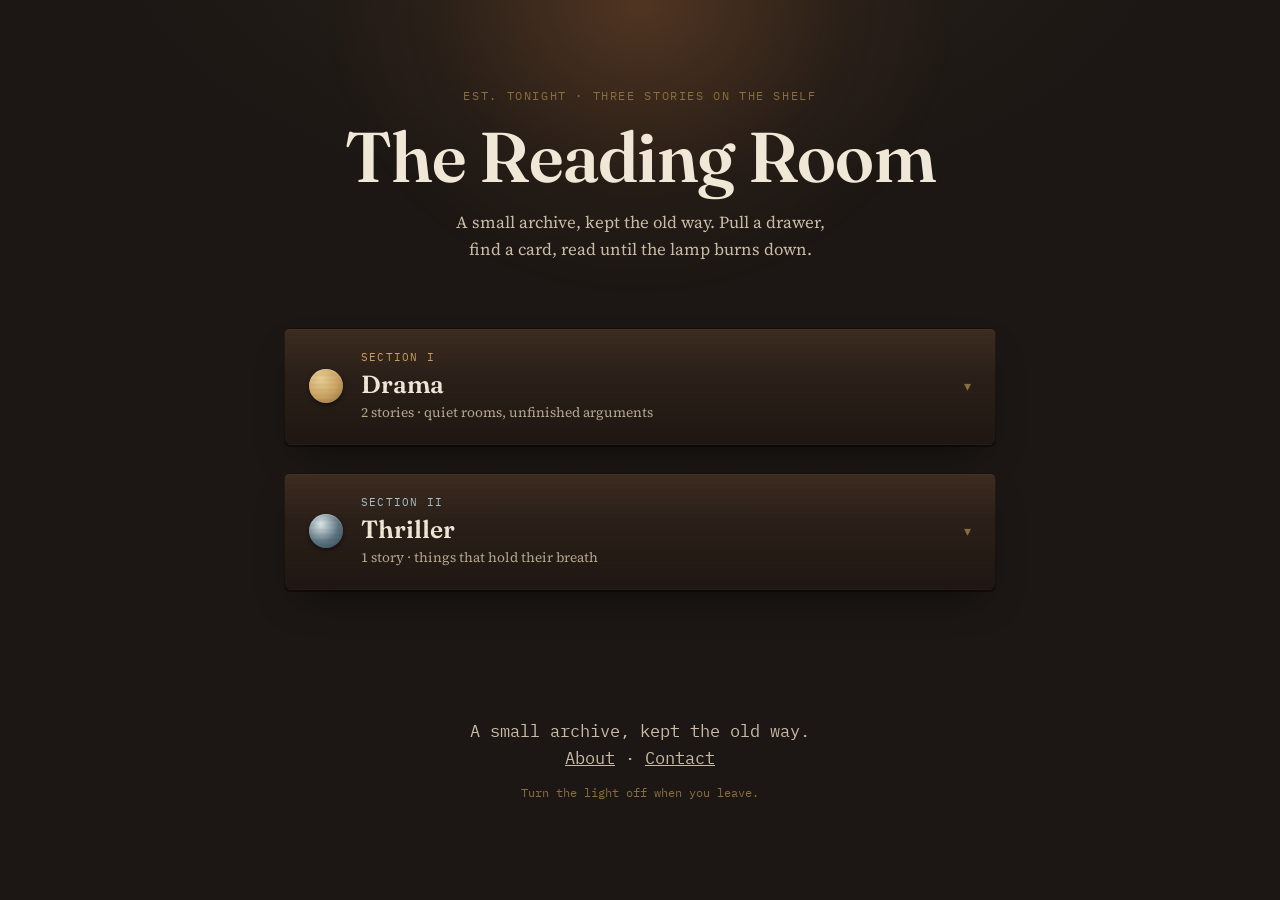
<file: index.html>
<!doctype html>
<html lang="en">
<head>
<meta charset="UTF-8">
<meta name="viewport" content="width=device-width, initial-scale=1.0">
<title>The Reading Room — a small archive of stories</title>
<meta name="description" content="A small archive of three stories — one drama, two thrillers — shelved like a card catalog and read like a book.">

<link rel="preconnect" href="https://fonts.googleapis.com">
<link rel="preconnect" href="https://fonts.gstatic.com" crossorigin>
<link href="https://fonts.googleapis.com/css2?family=Fraunces:ital,opsz,wght@0,9..144,400;0,9..144,600;0,9..144,700;1,9..144,500&family=Source+Serif+4:opsz,wght@8..60,400;8..60,500;8..60,600&family=IBM+Plex+Mono:wght@400;500&display=swap" rel="stylesheet">

<link rel="stylesheet" href="style.css">
</head>
<body>

  <div class="grain"></div>

  <header class="site-head">
    <div class="site-head__inner">
      <p class="eyebrow">est. tonight &middot; three stories on the shelf</p>
      <h1 class="wordmark">The Reading&nbsp;Room</h1>
      <p class="tagline">A small archive, kept the old way. Pull a drawer, find a card, read until the lamp burns down.</p>
    </div>
    <div class="lamp" aria-hidden="true"><div class="lamp__glow"></div></div>
  </header>

  <main class="catalog" id="catalog">

    <!-- DRAMA DRAWER -->
    <section class="drawer" data-genre="drama" data-count="1">
      <button class="drawer__face" aria-expanded="false" aria-controls="drawer-drama">
        <span class="drawer__pull" aria-hidden="true"></span>
        <span class="drawer__label">
          <span class="drawer__tab">Section I</span>
          <span class="drawer__title">Drama</span>
          <span class="drawer__meta">2 stories &middot; quiet rooms, unfinished arguments</span>
        </span>
        <span class="drawer__chevron" aria-hidden="true">&#9662;</span>
      </button>
      <div class="drawer__body" id="drawer-drama">
        <div class="drawer__inner">
          <div class="index-cards" data-genre="drama"></div>
        </div>
      </div>
    </section>

    <!-- THRILLER DRAWER -->
    <section class="drawer" data-genre="thriller" data-count="2">
      <button class="drawer__face" aria-expanded="false" aria-controls="drawer-thriller">
        <span class="drawer__pull" aria-hidden="true"></span>
        <span class="drawer__label">
          <span class="drawer__tab">Section II</span>
          <span class="drawer__title">Thriller</span>
          <span class="drawer__meta">1 story &middot; things that hold their breath</span>
        </span>
        <span class="drawer__chevron" aria-hidden="true">&#9662;</span>
      </button>
      <div class="drawer__body" id="drawer-thriller">
        <div class="drawer__inner">
          <div class="index-cards" data-genre="thriller"></div>
        </div>
      </div>
    </section>

  </main>

  <footer class="site-foot">
     <p class="tagline">
  A small archive, kept the old way.
  <br>
  <a href="about.html">About</a> ·
  <a href="contact.html">Contact</a>
</p>
    <p>Turn the light off when you leave.</p>
  </footer>

  <!-- READER OVERLAY -->
  <div class="reader" id="reader" aria-hidden="true" role="dialog" aria-modal="true" aria-labelledby="reader-title">
    <div class="reader__scrim" data-close></div>
    <article class="reader__page">
      <button class="reader__close" data-close aria-label="Close story">
        <span class="reader__close-ribbon" aria-hidden="true"></span>
        <span>Close</span>
      </button>
      <div class="reader__scroll">
        <p class="reader__eyebrow" id="reader-genre"></p>
        <h2 class="reader__title" id="reader-title"></h2>
        <p class="reader__byline" id="reader-byline"></p>
        <div class="reader__rule" aria-hidden="true"></div>
        <div class="reader__body" id="reader-body"></div>
        <div class="reader__end" aria-hidden="true">&#8258;</div>
      </div>
    </article>
  </div>


<script async src="https://pagead2.googlesyndication.com/pagead/js/adsbygoogle.js?client=ca-pub-6088205838816383"
     crossorigin="anonymous"></script>
  <script src="script.js"></script>
</body>
</html>
</file>
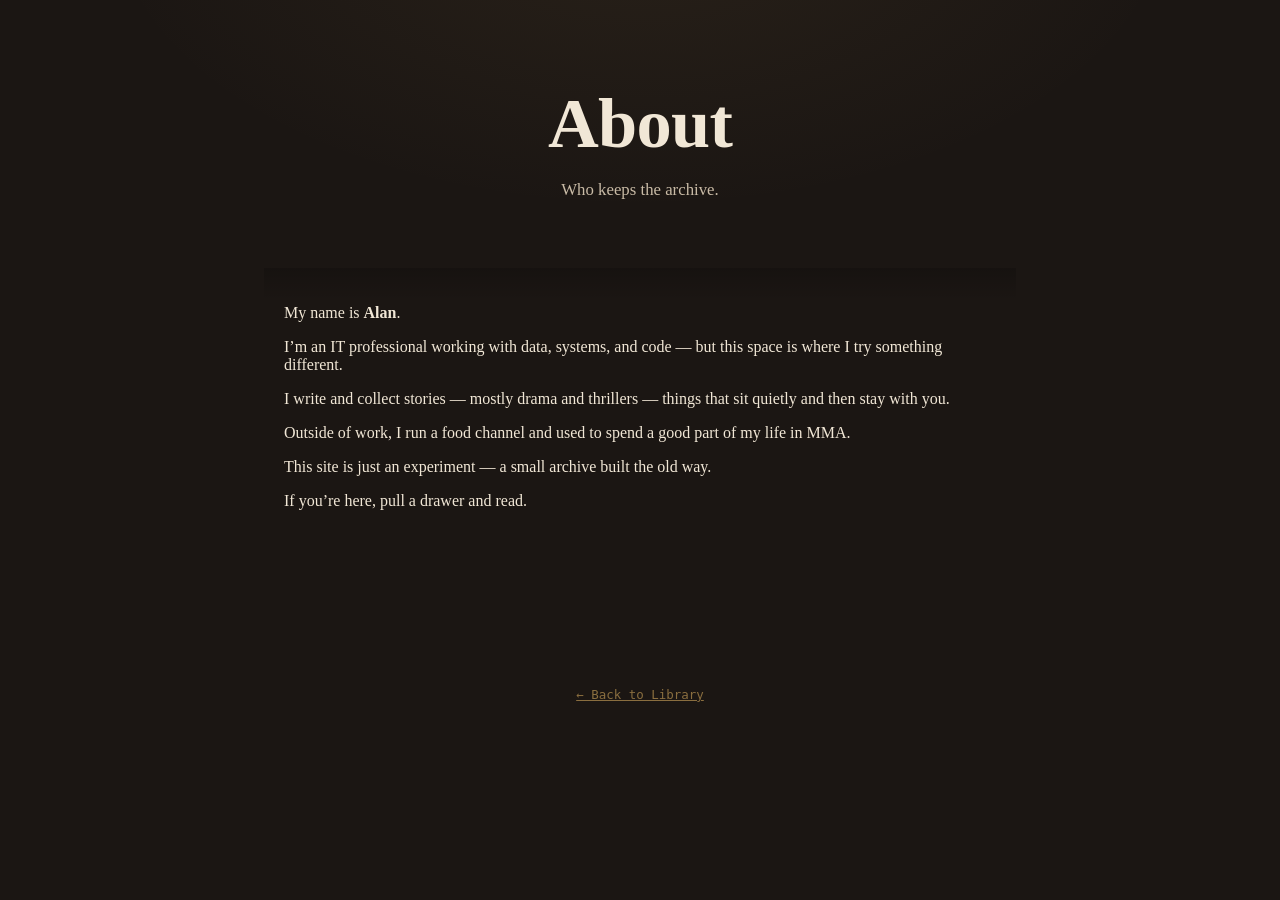
<file: about.html>
<!doctype html>
<html lang="en">
<head>
<meta charset="UTF-8">
<meta name="viewport" content="width=device-width, initial-scale=1.0">
<title>About — The Reading Room</title>
<link rel="stylesheet" href="style.css">
</head>
<body>

<header class="site-head">
  <div class="site-head__inner">
    <h1 class="wordmark">About</h1>
    <p class="tagline">Who keeps the archive.</p>
  </div>
</header>

<main class="catalog" style="max-width:800px; margin:auto;">
  <section class="drawer__inner" style="padding:20px;">

    <p>
      My name is <strong>Alan</strong>.
    </p>

    <p>
      I’m an IT professional working with data, systems, and code — but this space is where I try something different.
    </p>

    <p>
      I write and collect stories — mostly drama and thrillers — things that sit quietly and then stay with you.
    </p>

    <p>
      Outside of work, I run a food channel and used to spend a good part of my life in MMA.
    </p>

    <p>
      This site is just an experiment — a small archive built the old way.
    </p>

    <p>
      If you’re here, pull a drawer and read.
    </p>

  </section>
</main>

<footer class="site-foot">
  <p><a href="index.html">← Back to Library</a></p>
</footer>

</body>
</html>
</file>
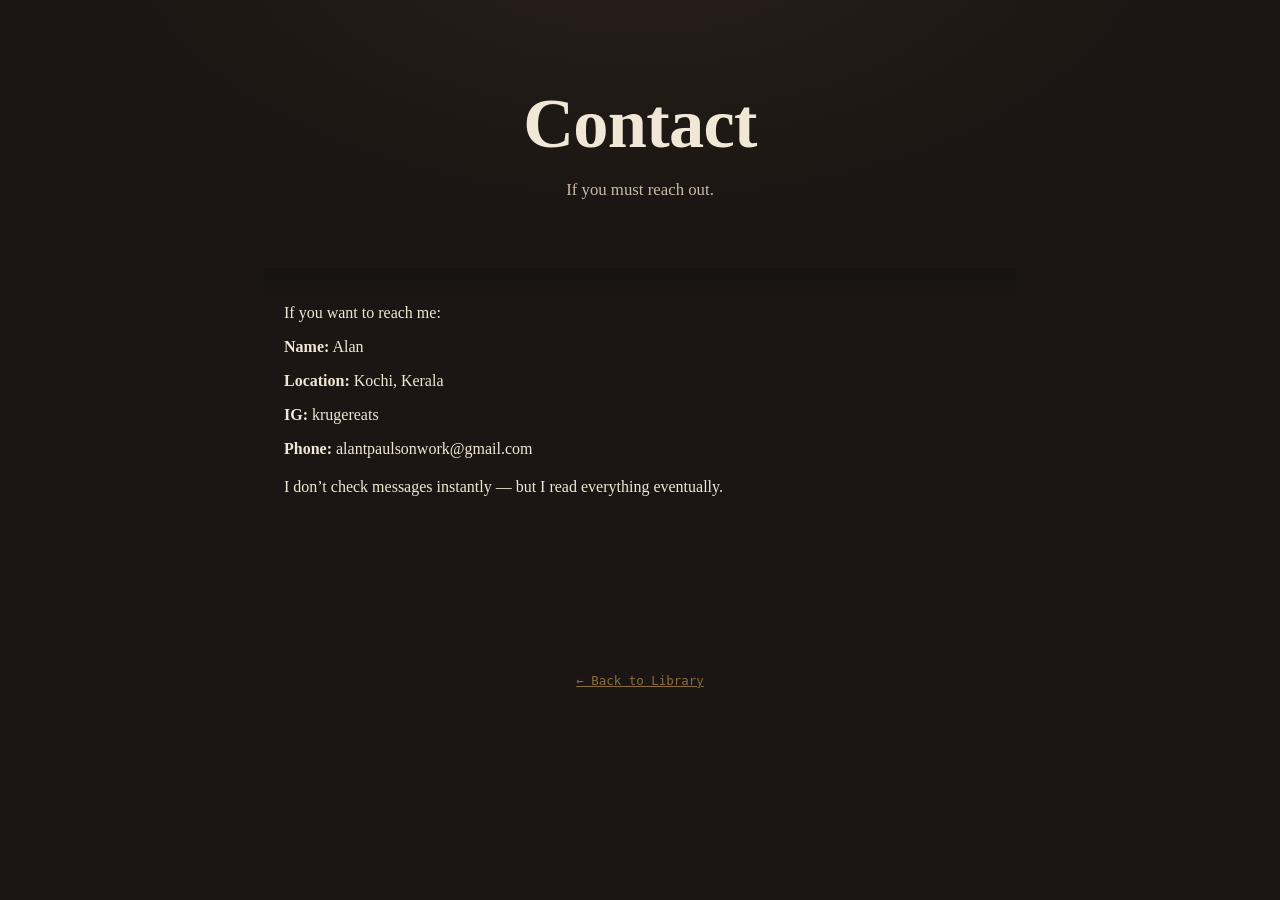
<file: contact.html>
<!doctype html>
<html lang="en">
<head>
<meta charset="UTF-8">
<meta name="viewport" content="width=device-width, initial-scale=1.0">
<title>Contact — The Reading Room</title>
<link rel="stylesheet" href="style.css">
</head>
<body>

<header class="site-head">
  <div class="site-head__inner">
    <h1 class="wordmark">Contact</h1>
    <p class="tagline">If you must reach out.</p>
  </div>
</header>

<main class="catalog" style="max-width:800px; margin:auto;">
  <section class="drawer__inner" style="padding:20px;">

    <p>
      If you want to reach me:
    </p>

    <p><strong>Name:</strong> Alan</p>
    <p><strong>Location:</strong> Kochi, Kerala</p>
        <p><strong>IG:</strong> krugereats</p>
    <p><strong>Phone:</strong> alantpaulsonwork@gmail.com</p>

    <p style="margin-top:20px;">
      I don’t check messages instantly — but I read everything eventually.
    </p>

  </section>
</main>

<footer class="site-foot">
  <p><a href="index.html">← Back to Library</a></p>
</footer>

</body>
</html>
</file>
<file: style.css>
/* ============================================================
   THE READING ROOM — a card-catalog archive of three stories
   Tokens
   ============================================================ */
:root{
  --bg:            #1B1613;
  --bg-deep:       #120E0C;
  --wood:          #2B2019;
  --wood-hi:       #3D2C20;
  --wood-lo:       #201712;
  --brass:         #C9A15F;
  --brass-dim:     #8A6E3F;
  --parchment:     #F1E7D6;
  --card:          #EFE3CC;
  --card-shadow:   #b8a582;
  --ink:           #241C15;
  --ink-soft:      #5C4D3C;
  --drama:         #C1703B;
  --drama-deep:    #7A431F;
  --thriller:      #5C7480;
  --thriller-deep: #33454E;
  --pin:           #9A3B3B;

  --f-display: 'Fraunces', serif;
  --f-read:    'Source Serif 4', Georgia, serif;
  --f-mono:    'IBM Plex Mono', monospace;

  --radius-card: 3px;
  --radius-drawer: 6px;
}

*{ box-sizing: border-box; }
html{ scroll-behavior: smooth; }

body{
  margin:0;
  min-height:100vh;
  background:
    radial-gradient(ellipse 900px 500px at 50% -10%, rgba(201,161,95,0.08), transparent 60%),
    var(--bg);
  color: var(--parchment);
  font-family: var(--f-read);
  -webkit-font-smoothing: antialiased;
}

@media (prefers-reduced-motion: reduce){
  *{ animation-duration: 0.01ms !important; transition-duration: 0.01ms !important; }
}

/* subtle film-grain texture overlay */
.grain{
  position: fixed; inset:0; pointer-events:none; z-index: 1;
  opacity: 0.05; mix-blend-mode: overlay;
  background-image: url("data:image/svg+xml,%3Csvg xmlns='http://www.w3.org/2000/svg' width='120' height='120'%3E%3Cfilter id='n'%3E%3CfeTurbulence type='fractalNoise' baseFrequency='0.9' numOctaves='2' stitchTiles='stitch'/%3E%3C/filter%3E%3Crect width='100%25' height='100%25' filter='url(%23n)'/%3E%3C/svg%3E");
}

a{ color: inherit; }

::selection{ background: var(--brass); color: var(--ink); }

button{ font-family: inherit; }

/* ============================================================
   HEADER
   ============================================================ */
.site-head{
  position: relative;
  padding: 5.5rem 1.5rem 4rem;
  text-align: center;
  overflow: hidden;
}
.site-head__inner{
  position: relative; z-index: 2;
  max-width: 640px; margin: 0 auto;
}
.eyebrow{
  font-family: var(--f-mono);
  font-size: 0.72rem;
  letter-spacing: 0.14em;
  text-transform: uppercase;
  color: var(--brass-dim);
  margin: 0 0 1.1rem;
}
.wordmark{
  font-family: var(--f-display);
  font-weight: 600;
  font-size: clamp(2.6rem, 6vw, 4.4rem);
  line-height: 1.02;
  margin: 0 0 1.1rem;
  color: var(--parchment);
  letter-spacing: -0.01em;
}
.tagline{
  font-size: 1.05rem;
  line-height: 1.6;
  color: #C9BBA6;
  max-width: 44ch;
  margin: 0 auto;
}

/* small ambient lamp glow behind the header, evokes a desk lamp lit at night */
.lamp{
  position:absolute; left:50%; top:-120px; width:640px; height:420px;
  transform: translateX(-50%);
  z-index: 1; pointer-events:none;
}
.lamp__glow{
  position:absolute; inset:0; border-radius:50%;
  background: radial-gradient(ellipse at 50% 30%, rgba(193,112,59,0.28), rgba(193,112,59,0.05) 45%, transparent 70%);
  filter: blur(4px);
  animation: flicker 7s ease-in-out infinite;
}
@keyframes flicker{
  0%, 100% { opacity: 1; }
  48% { opacity: 0.94; }
  50% { opacity: 0.82; }
  52% { opacity: 0.96; }
}

/* ============================================================
   CATALOG — the two drawers
   ============================================================ */
.catalog{
  max-width: 760px;
  margin: 0 auto;
  padding: 0 1.5rem 6rem;
  display: flex;
  flex-direction: column;
  gap: 1.75rem;
  position: relative;
  z-index: 2;
}

.drawer{
  border-radius: var(--radius-drawer);
  background: linear-gradient(180deg, var(--wood-hi), var(--wood) 40%, var(--wood-lo));
  box-shadow:
    0 1px 0 rgba(255,255,255,0.04) inset,
    0 18px 40px -18px rgba(0,0,0,0.65),
    0 2px 0 rgba(0,0,0,0.4);
  border: 1px solid rgba(0,0,0,0.35);
  overflow: hidden;
}

.drawer__face{
  width: 100%;
  display: grid;
  grid-template-columns: auto 1fr auto;
  align-items: center;
  gap: 1.1rem;
  padding: 1.35rem 1.5rem;
  background: transparent;
  border: none;
  color: inherit;
  cursor: pointer;
  text-align: left;
  position: relative;
}
.drawer__face::after{
  /* wood-grain hint */
  content: "";
  position: absolute; inset: 0;
  background: repeating-linear-gradient(180deg, rgba(0,0,0,0.05) 0 2px, transparent 2px 5px);
  opacity: 0.5; pointer-events: none;
}

.drawer__pull{
  width: 34px; height: 34px;
  border-radius: 50%;
  background:
    radial-gradient(circle at 35% 30%, #E8CE96, var(--brass) 55%, var(--brass-dim) 100%);
  box-shadow: 0 2px 4px rgba(0,0,0,0.5), inset 0 1px 1px rgba(255,255,255,0.3);
  flex-shrink: 0;
}

.drawer__label{ display:flex; flex-direction: column; gap: 0.28rem; min-width:0; }
.drawer__tab{
  font-family: var(--f-mono);
  font-size: 0.68rem;
  letter-spacing: 0.12em;
  text-transform: uppercase;
  color: var(--brass);
}
.drawer__title{
  font-family: var(--f-display);
  font-weight: 600;
  font-size: 1.55rem;
  color: var(--parchment);
}
.drawer__meta{
  font-size: 0.85rem;
  color: #B7A78E;
}
[data-genre="thriller"] .drawer__tab{ color: #A9C0CB; }
[data-genre="thriller"] .drawer__pull{
  background: radial-gradient(circle at 35% 30%, #DCE6E9, var(--thriller) 55%, var(--thriller-deep) 100%);
}

.drawer__chevron{
  font-size: 0.9rem;
  color: var(--brass-dim);
  transition: transform 0.35s ease;
  justify-self: end;
}
.drawer__face[aria-expanded="true"] .drawer__chevron{ transform: rotate(180deg); }

.drawer__body{
  max-height: 0;
  overflow: hidden;
  transition: max-height 0.5s cubic-bezier(.4,0,.2,1);
}
.drawer__body.is-open{ max-height: 1400px; }

.drawer__inner{
  padding: 0.25rem 1.5rem 1.75rem;
  background: linear-gradient(180deg, rgba(0,0,0,0.18), transparent 12%);
}

/* index cards inside a drawer */
.index-cards{
  display: flex;
  flex-direction: column;
  gap: 0.9rem;
  padding-top: 0.5rem;
}

.index-card{
  --accent: var(--drama);
  --accent-deep: var(--drama-deep);
  position: relative;
  background: linear-gradient(180deg, var(--card), #E4D6BB);
  color: var(--ink);
  border-radius: var(--radius-card);
  padding: 1.1rem 1.25rem 1.1rem 1.65rem;
  box-shadow: 0 10px 18px -10px rgba(0,0,0,0.55), 0 1px 0 rgba(255,255,255,0.5) inset;
  cursor: pointer;
  border: none;
  text-align: left;
  width: 100%;
  font-family: inherit;
  display: grid;
  grid-template-columns: 1fr auto;
  align-items: start;
  gap: 0.75rem;
  opacity: 0;
  transform: translateY(8px);
  animation: card-in 0.45s ease forwards;
  transition: transform 0.25s ease, box-shadow 0.25s ease;
}
.index-card:hover, .index-card:focus-visible{
  transform: translateY(2px);
  box-shadow: 0 6px 14px -8px rgba(0,0,0,0.6), 0 1px 0 rgba(255,255,255,0.5) inset;
}
.index-card::before{
  /* punch hole, like a real library card */
  content: "";
  position: absolute; left: 0.55rem; top: 50%; transform: translateY(-50%);
  width: 9px; height: 9px; border-radius: 50%;
  background: var(--bg-deep);
  box-shadow: 0 0 0 2px rgba(0,0,0,0.08);
}
.index-card::after{
  content: "";
  position: absolute; left: 0; top: 10%; bottom: 10%;
  width: 4px; border-radius: 2px;
  background: var(--accent);
}
[data-genre="thriller"] .index-card{ --accent: var(--thriller); --accent-deep: var(--thriller-deep); }

@keyframes card-in{
  to{ opacity: 1; transform: translateY(0); }
}
.index-card:nth-child(1){ animation-delay: 0.04s; }
.index-card:nth-child(2){ animation-delay: 0.12s; }
.index-card:nth-child(3){ animation-delay: 0.2s; }

.index-card__main{ min-width: 0; }
.index-card__kicker{
  font-family: var(--f-mono);
  font-size: 0.66rem;
  letter-spacing: 0.1em;
  text-transform: uppercase;
  color: var(--accent-deep);
  display: block;
  margin-bottom: 0.3rem;
}
.index-card__title{
  font-family: var(--f-display);
  font-weight: 600;
  font-size: 1.15rem;
  margin: 0 0 0.35rem;
  color: var(--ink);
}
.index-card__blurb{
  font-size: 0.88rem;
  line-height: 1.5;
  color: var(--ink-soft);
  margin: 0;
}
.index-card__aside{
  font-family: var(--f-mono);
  font-size: 0.72rem;
  color: var(--ink-soft);
  text-align: right;
  white-space: nowrap;
  padding-top: 0.1rem;
}
.load-error{
  font-family: var(--f-mono);
  font-size: 0.82rem;
  line-height: 1.6;
  color: #C9BBA6;
  padding: 1rem 0.25rem;
}
.load-error code{
  background: rgba(0,0,0,0.3);
  padding: 0.1em 0.4em;
  border-radius: 3px;
}

.index-card__aside .open-hint{
  display:block; margin-top: 0.5rem;
  color: var(--accent-deep);
  font-weight: 500;
}

/* ============================================================
   FOOTER
   ============================================================ */
.site-foot{
  text-align: center;
  padding: 2rem 1.5rem 4rem;
  font-family: var(--f-mono);
  font-size: 0.78rem;
  color: var(--brass-dim);
  position: relative; z-index: 2;
}

/* ============================================================
   READER — full-page "open book" overlay
   ============================================================ */
.reader{
  position: fixed; inset: 0;
  z-index: 50;
  display: flex;
  align-items: flex-start;
  justify-content: center;
  visibility: hidden;
  opacity: 0;
  transition: opacity 0.35s ease, visibility 0s linear 0.35s;
}
.reader.is-open{
  visibility: visible;
  opacity: 1;
  transition: opacity 0.35s ease;
}
.reader__scrim{
  position: absolute; inset: 0;
  background: rgba(9,7,5,0.82);
  backdrop-filter: blur(3px);
}
.reader__page{
  position: relative;
  z-index: 1;
  width: min(720px, 92vw);
  max-height: 88vh;
  margin: 4vh auto;
  background: var(--parchment);
  color: var(--ink);
  border-radius: 4px;
  box-shadow: 0 40px 80px -20px rgba(0,0,0,0.6);
  overflow: hidden;
  transform: translateY(18px) scale(0.985);
  transition: transform 0.4s cubic-bezier(.2,.8,.2,1);
  display: flex;
  flex-direction: column;
}
.reader.is-open .reader__page{ transform: translateY(0) scale(1); }

.reader__close{
  position: absolute;
  top: 0; right: 1.75rem;
  display: flex; flex-direction: column; align-items: center;
  gap: 0.15rem;
  background: var(--pin);
  color: #F6E9E9;
  border: none;
  padding: 0.5rem 0.85rem 0.7rem;
  font-family: var(--f-mono);
  font-size: 0.68rem;
  letter-spacing: 0.06em;
  text-transform: uppercase;
  cursor: pointer;
  border-radius: 0 0 4px 4px;
  z-index: 2;
  box-shadow: 0 6px 12px -6px rgba(0,0,0,0.5);
  transition: transform 0.15s ease, background 0.15s ease;
}
.reader__close:hover{ background: #B24747; transform: translateY(1px); }

.reader__scroll{
  overflow-y: auto;
  padding: 3.25rem 3rem 4rem;
}
@media (max-width: 640px){
  .reader__scroll{ padding: 3.25rem 1.35rem 3.5rem; }
  .reader__close{ right: 0.75rem; }
}

.reader__eyebrow{
  font-family: var(--f-mono);
  font-size: 0.7rem;
  letter-spacing: 0.12em;
  text-transform: uppercase;
  color: var(--drama-deep);
  margin: 0 0 0.6rem;
}
.reader[data-genre="thriller"] .reader__eyebrow{ color: var(--thriller-deep); }

.reader__title{
  font-family: var(--f-display);
  font-weight: 700;
  font-size: clamp(1.7rem, 4vw, 2.3rem);
  line-height: 1.12;
  margin: 0 0 0.5rem;
}
.reader__byline{
  font-family: var(--f-mono);
  font-size: 0.8rem;
  color: var(--ink-soft);
  margin: 0;
}
.reader__rule{
  width: 48px; height: 2px;
  background: var(--ink-soft);
  opacity: 0.35;
  margin: 1.6rem 0 1.8rem;
}
.reader__body{
  font-family: var(--f-read);
  font-size: 1.08rem;
  line-height: 1.75;
  columns: 1;
}
.reader__body p{
  margin: 0 0 1.15em;
}
.reader__body p:first-of-type::first-letter{
  font-family: var(--f-display);
  font-size: 3.1rem;
  font-weight: 600;
  float: left;
  line-height: 0.8;
  padding: 0.1rem 0.12em 0 0;
  color: var(--drama-deep);
}
.reader[data-genre="thriller"] .reader__body p:first-of-type::first-letter{
  color: var(--thriller-deep);
}
.reader__end{
  text-align: center;
  font-size: 1.3rem;
  color: var(--ink-soft);
  opacity: 0.5;
  margin-top: 1rem;
}

/* focus visibility for keyboard users */
button:focus-visible, .index-card:focus-visible{
  outline: 2px solid var(--brass);
  outline-offset: 2px;
}

/* ============================================================
   RESPONSIVE
   ============================================================ */
@media (max-width: 560px){
  .site-head{ padding: 4rem 1.25rem 3rem; }
  .drawer__face{ padding: 1.1rem 1.1rem; gap: 0.8rem; }
  .drawer__title{ font-size: 1.3rem; }
  .index-card{ grid-template-columns: 1fr; }
  .index-card__aside{ text-align: left; }
}
</file>
